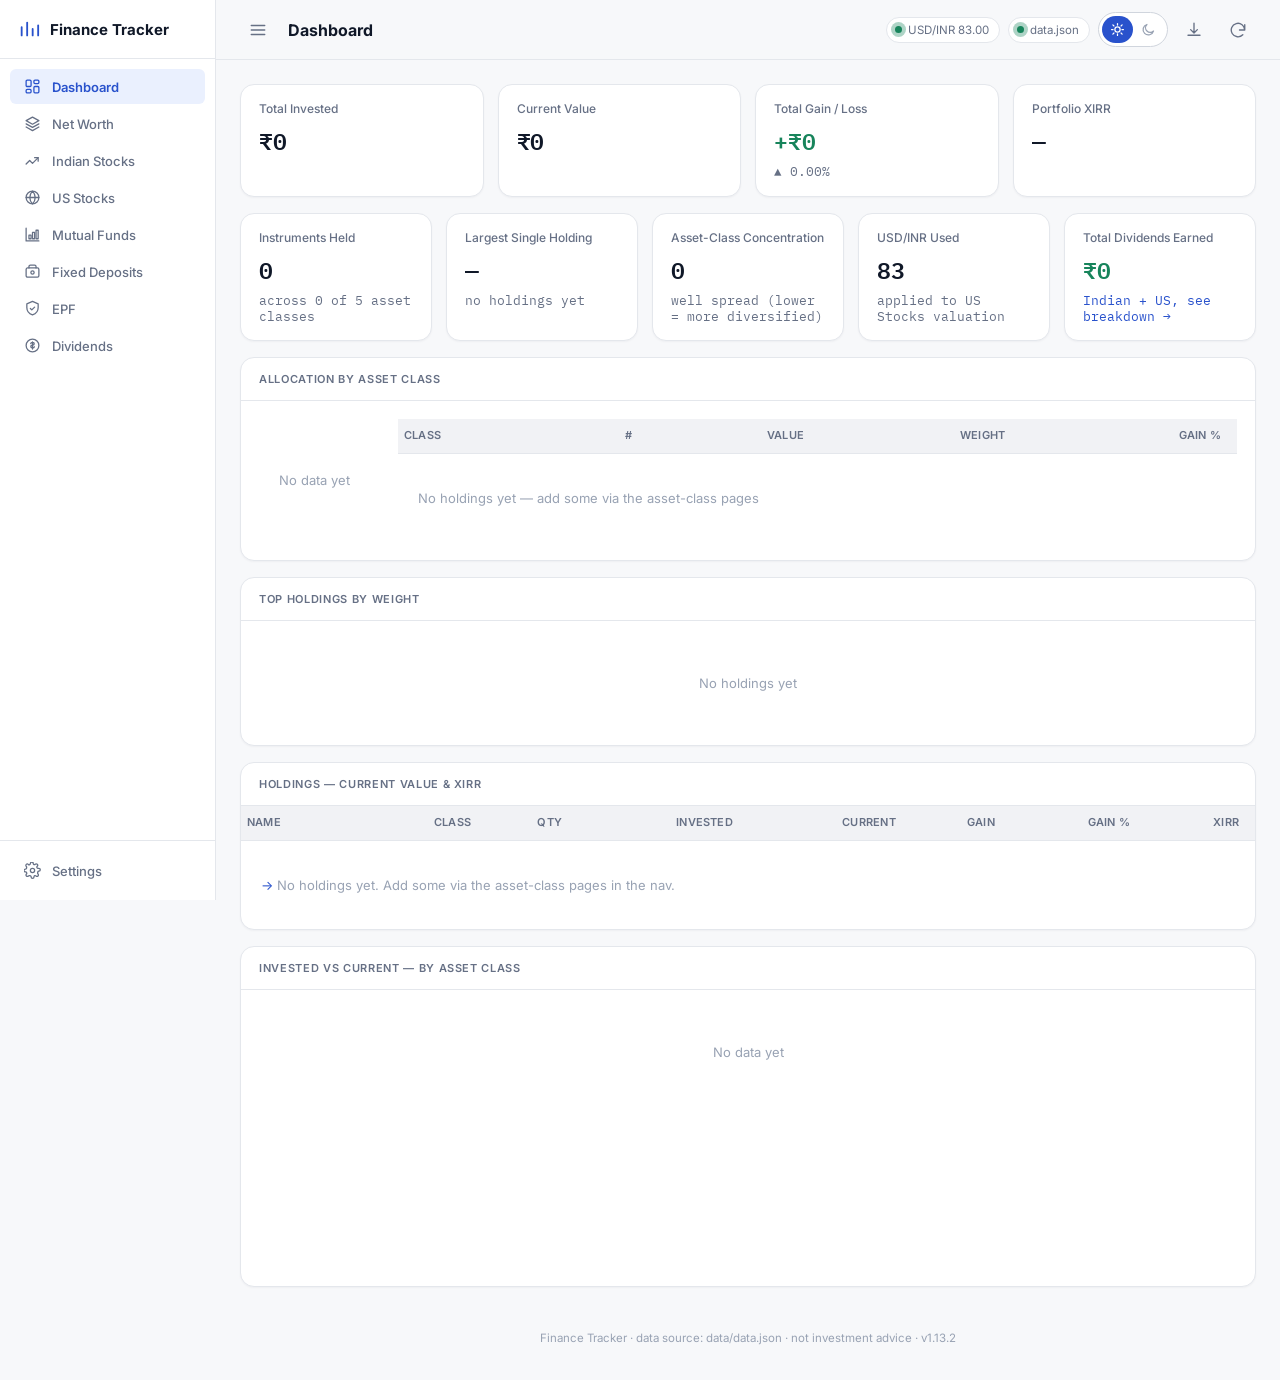
<file: index.html>
<!doctype html>
<html lang="en">
<head>
<meta charset="utf-8" />
<meta name="viewport" content="width=device-width, initial-scale=1, viewport-fit=cover" />
<title>Finance Tracker — Dashboard</title>
<meta name="theme-color" content="#0B0E14" />
<meta name="robots" content="noindex, nofollow" />
<script>
  (function() {
    var saved = localStorage.getItem('ft_theme');
    var theme = saved || (window.matchMedia('(prefers-color-scheme: dark)').matches ? 'dark' : 'light');
    document.documentElement.setAttribute('data-theme', theme);
  })();
</script>
<link rel="manifest" href="manifest.json" />
<link rel="icon" href="icons/icon-192.png" />
<link rel="preconnect" href="https://fonts.googleapis.com">
<link href="https://fonts.googleapis.com/css2?family=Inter:wght@400;500;600;700&family=IBM+Plex+Mono:wght@400;500;600&display=swap" rel="stylesheet">
<link rel="stylesheet" href="css/theme.css" />
</head>
<body>
  <div class="app-shell">
    <aside id="sidebar" class="sidebar"></aside>
    <div id="sidebarScrim" class="sidebar-scrim"></div>
    <div class="main-col">
      <div id="pageHeader" class="header"></div>
      <div class="container">

        <div class="card-grid" id="summaryCards"></div>
        <div class="card-grid" id="diversityCards"></div>

        <div class="card">
          <div class="card-head"><span class="eyebrow">Allocation by asset class</span></div>
          <div class="card-body">
            <div style="display:flex; gap:28px; flex-wrap:wrap; align-items:center;">
              <div id="donutHolder"></div>
              <div style="flex:1; min-width:260px;" id="allocTableHolder"></div>
            </div>
          </div>
        </div>

        <div class="card">
          <div class="card-head"><span class="eyebrow">Top holdings by weight</span></div>
          <div class="card-body" id="topHoldingsHolder"></div>
        </div>

        <div class="card">
          <div class="card-head"><span class="eyebrow">Holdings — current value &amp; XIRR</span></div>
          <div class="table-scroll">
            <table id="holdingsTable">
              <thead>
                <tr>
                  <th>Name</th><th>Class</th><th>Qty</th><th>Invested</th><th>Current</th>
                  <th>Gain</th><th>Gain %</th><th>XIRR</th>
                </tr>
              </thead>
              <tbody id="holdingsBody"></tbody>
            </table>
          </div>
        </div>

        <div class="card">
          <div class="card-head"><span class="eyebrow">Invested vs current — by asset class</span></div>
          <div class="card-body">
            <div class="chart-box" id="barChart"></div>
          </div>
        </div>

        <div class="footer-note">Finance Tracker · data source: data/data.json · not investment advice</div>
      </div>
    </div>
  </div>
  <nav id="bottomNav" class="bottom-nav"></nav>

  <script src="js/icons.js"></script>
  <script src="js/theme.js"></script>
  <script src="js/store.js"></script>
  <script src="js/finance.js"></script>
  <script src="js/market.js"></script>
  <script src="js/valuation.js"></script>
  <script src="js/snapshots.js"></script>
  <script src="js/charts.js"></script>
  <script src="js/app.js"></script>
  <script src="js/dashboard.js"></script>
</body>
</html>
</file>
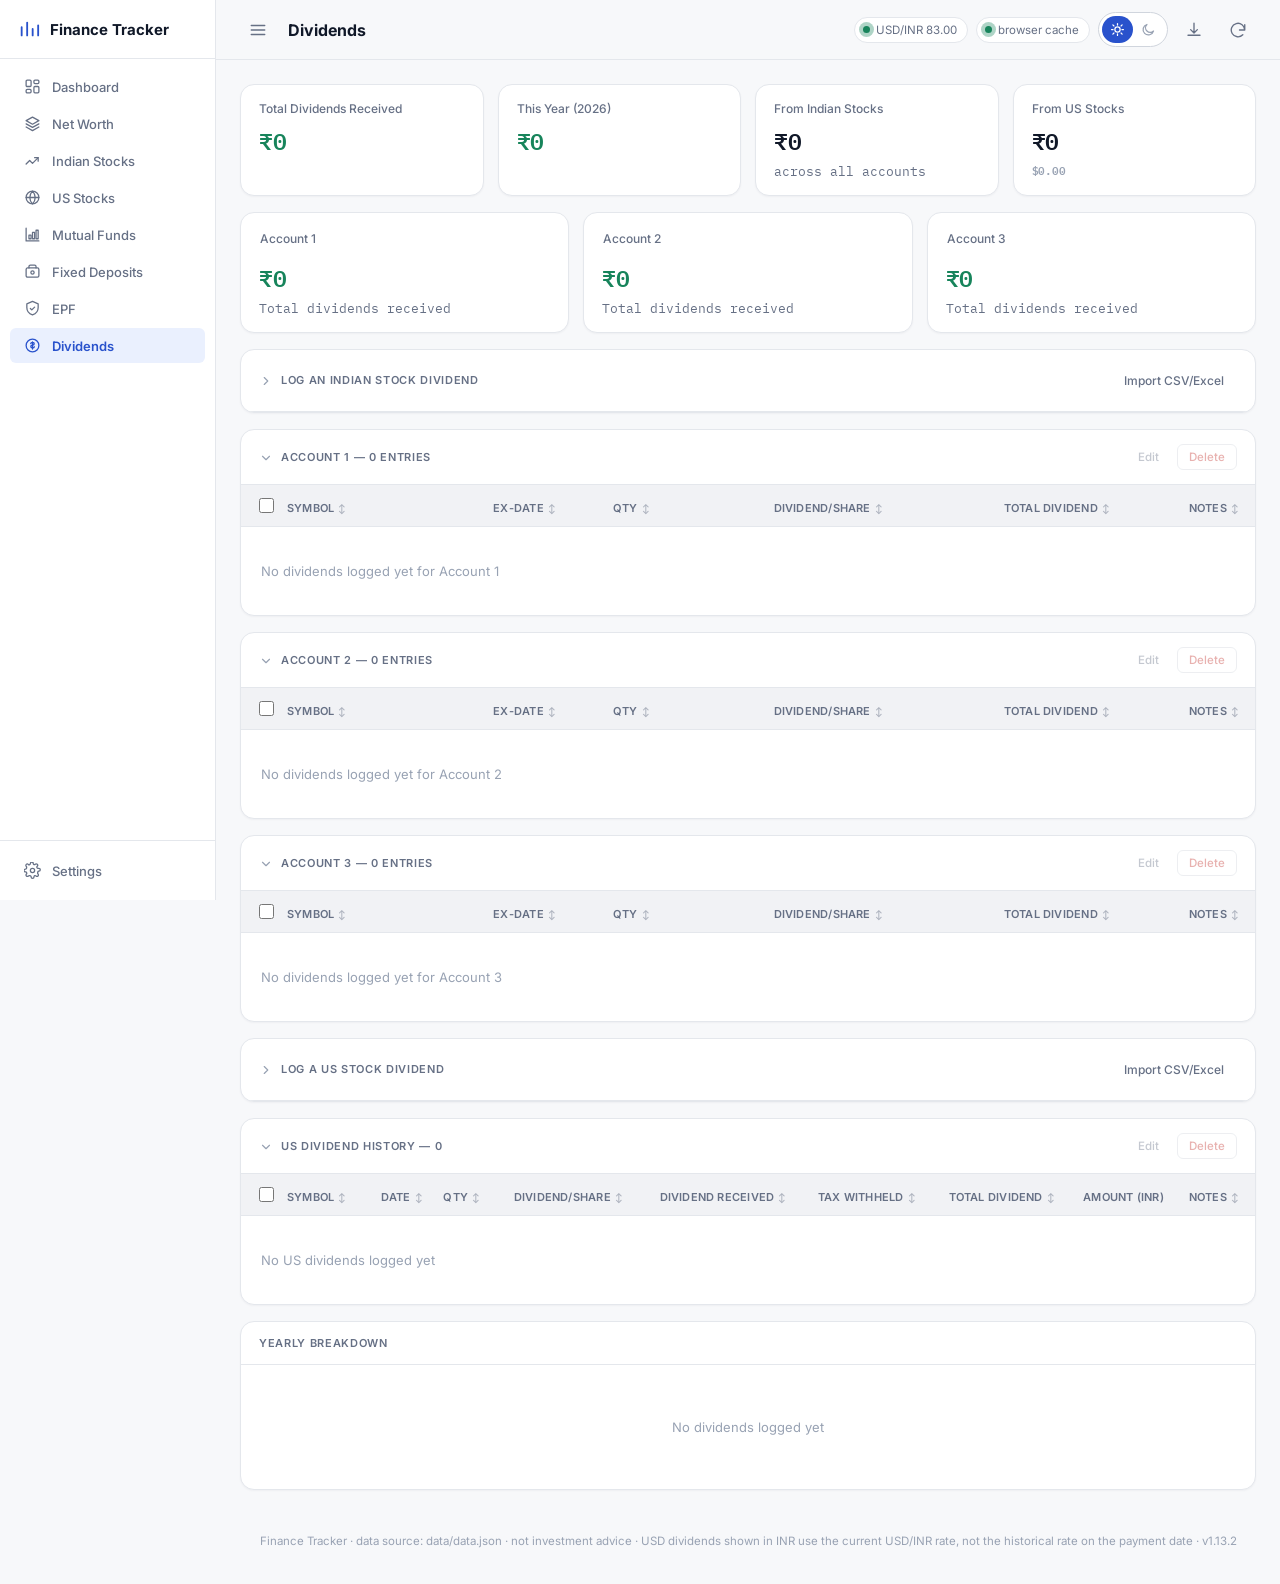
<file: dividends.html>
<!doctype html>
<html lang="en">
<head>
<meta charset="utf-8" />
<meta name="viewport" content="width=device-width, initial-scale=1, viewport-fit=cover" />
<title>Finance Tracker — Dividends</title>
<meta name="theme-color" content="#0B0E14" />
<meta name="robots" content="noindex, nofollow" />
<script>
  (function() {
    var saved = localStorage.getItem('ft_theme');
    var theme = saved || (window.matchMedia('(prefers-color-scheme: dark)').matches ? 'dark' : 'light');
    document.documentElement.setAttribute('data-theme', theme);
  })();
</script>
<link rel="manifest" href="manifest.json" />
<link rel="icon" href="icons/icon-192.png" />
<link rel="preconnect" href="https://fonts.googleapis.com">
<link href="https://fonts.googleapis.com/css2?family=Inter:wght@400;500;600;700&family=IBM+Plex+Mono:wght@400;500;600&display=swap" rel="stylesheet">
<link rel="stylesheet" href="css/theme.css" />
</head>
<body>
  <div class="app-shell">
    <aside id="sidebar" class="sidebar"></aside>
    <div id="sidebarScrim" class="sidebar-scrim"></div>
    <div class="main-col">
      <div id="pageHeader" class="header"></div>
      <div class="container">

        <div class="card-grid" id="summaryCards"></div>
        <div class="card-grid" id="accountCards"></div>

        <div class="card" id="indianAddFrame">
          <div class="card-head collapsible">
            <span class="eyebrow"><span class="collapse-chevron"></span>Log an Indian stock dividend</span>
            <button class="ghost" id="importIndianDivBtn" style="font-size:12px;">Import CSV/Excel</button>
          </div>
          <div class="card-body collapsible-body">
            <div class="form-grid">
              <div class="form-field"><label>Symbol</label><input id="inDivSymbol" placeholder="e.g. RELIANCE" /></div>
              <div class="form-field"><label>Ex-Date</label><input id="inDivDate" type="date" /></div>
              <div class="form-field"><label>Qty (optional)</label><input id="inDivQty" type="number" step="any" placeholder="shares held" /></div>
              <div class="form-field"><label>Dividend/Share (₹, optional)</label><input id="inDivPerShare" type="number" step="any" /></div>
              <div class="form-field"><label>Total Dividend (₹)</label><input id="inDivAmount" type="number" step="any" /></div>
              <div class="form-field"><label>Account</label><select id="inDivAccount"></select></div>
              <div class="form-field"><label>Notes (optional)</label><input id="inDivNotes" placeholder="e.g. interim dividend" /></div>
              <div class="form-field"><button id="addInDivBtn" class="primary">+ Add</button></div>
            </div>
            <p style="color:var(--text-faint); font-size:11px; margin-top:10px;">Fill Qty and Dividend/Share and the Total will auto-calculate — still editable if it doesn't match your actual credit.</p>
          </div>
        </div>

        <div id="indianAccountTables"></div>

        <div class="card" id="usAddFrame">
          <div class="card-head collapsible">
            <span class="eyebrow"><span class="collapse-chevron"></span>Log a US stock dividend</span>
            <button class="ghost" id="importUsDivBtn" style="font-size:12px;">Import CSV/Excel</button>
          </div>
          <div class="card-body collapsible-body">
            <div class="form-grid">
              <div class="form-field"><label>Symbol</label><input id="usDivSymbol" placeholder="e.g. AAPL" /></div>
              <div class="form-field"><label>Ex-Date</label><input id="usDivDate" type="date" /></div>
              <div class="form-field"><label>Qty (optional)</label><input id="usDivQty" type="number" step="any" placeholder="shares held" /></div>
              <div class="form-field"><label>Dividend/Share ($, optional)</label><input id="usDivPerShare" type="number" step="any" /></div>
              <div class="form-field"><label>Dividend Received ($)</label><input id="usDivReceived" type="number" step="any" /></div>
              <div class="form-field"><label>Tax Withheld ($)</label><input id="usDivTax" type="number" step="any" value="0" /></div>
              <div class="form-field"><label>Total Dividend ($)</label><input id="usDivAmount" type="number" step="any" /></div>
              <div class="form-field"><label>Notes (optional)</label><input id="usDivNotes" placeholder="e.g. quarterly dividend" /></div>
              <div class="form-field"><button id="addUsDivBtn" class="primary">+ Add</button></div>
            </div>
            <p style="color:var(--text-faint); font-size:11px; margin-top:10px;">Dividend Received auto-fills from Qty × Dividend/Share; Total Dividend auto-fills as Received minus Tax Withheld (US brokers typically withhold 25% for NRIs under the US–India tax treaty). Both stay editable if your actual figures differ.</p>
          </div>
        </div>

        <div class="card" id="usTableFrame"></div>

        <div class="card">
          <div class="card-head"><span class="eyebrow">Yearly breakdown</span></div>
          <div class="card-body" id="yearlyHolder"></div>
        </div>

        <div class="footer-note">Finance Tracker · data source: data/data.json · not investment advice · USD dividends shown in INR use the current USD/INR rate, not the historical rate on the payment date</div>
      </div>
    </div>
  </div>
  <nav id="bottomNav" class="bottom-nav"></nav>

  <script src="js/icons.js"></script>
  <script src="js/theme.js"></script>
  <script src="js/store.js"></script>
  <script src="js/finance.js"></script>
  <script src="js/market.js"></script>
  <script src="js/valuation.js"></script>
  <script src="js/snapshots.js"></script>
  <script src="js/charts.js"></script>
  <script src="js/app.js"></script>
  <script src="js/importer.js"></script>
  <script src="js/dividends.js"></script>
</body>
</html>
</file>
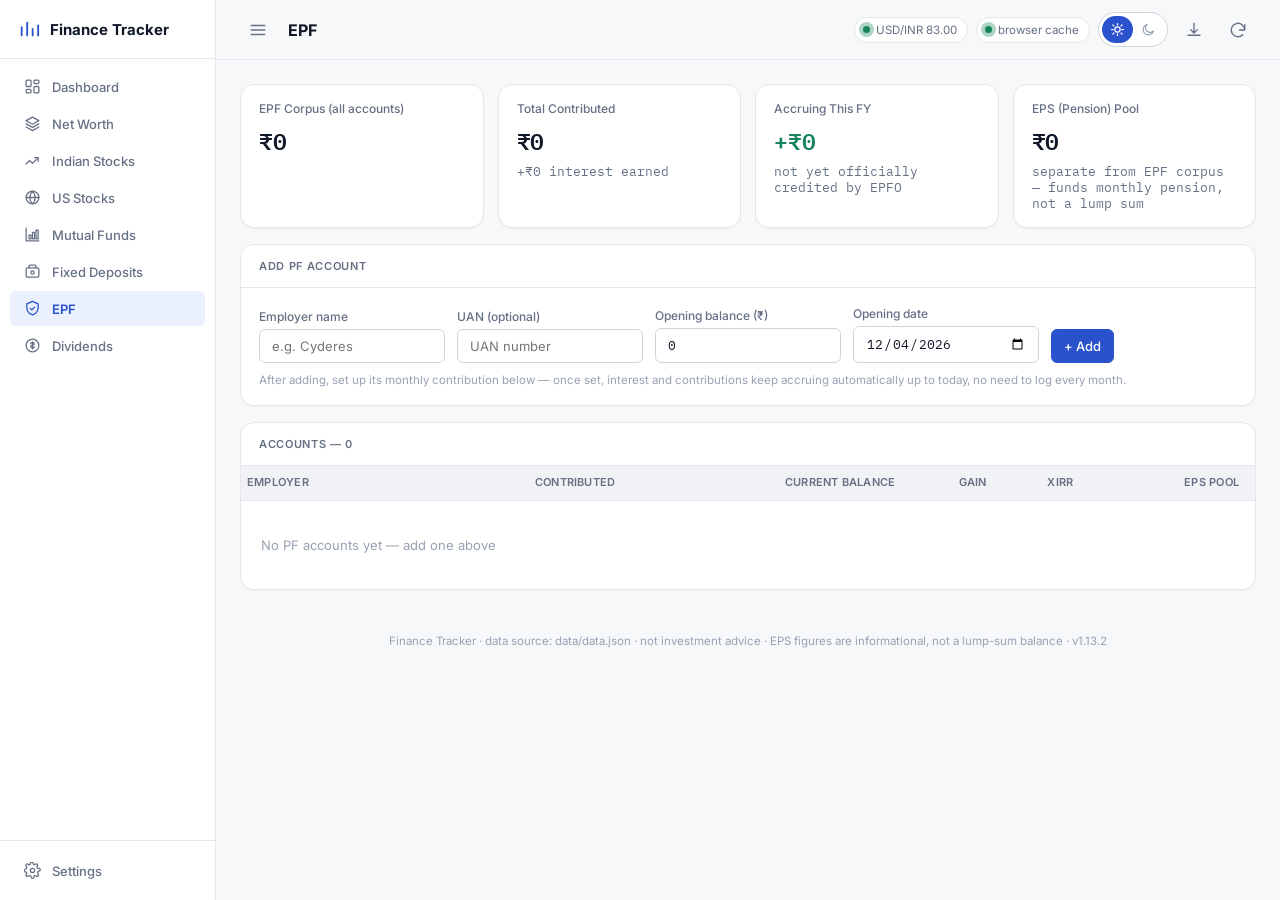
<file: epf.html>
<!doctype html>
<html lang="en">
<head>
<meta charset="utf-8" />
<meta name="viewport" content="width=device-width, initial-scale=1, viewport-fit=cover" />
<title>Finance Tracker — EPF</title>
<meta name="theme-color" content="#0B0E14" />
<meta name="robots" content="noindex, nofollow" />
<script>
  (function() {
    var saved = localStorage.getItem('ft_theme');
    var theme = saved || (window.matchMedia('(prefers-color-scheme: dark)').matches ? 'dark' : 'light');
    document.documentElement.setAttribute('data-theme', theme);
  })();
</script>
<link rel="manifest" href="manifest.json" />
<link rel="icon" href="icons/icon-192.png" />
<link rel="preconnect" href="https://fonts.googleapis.com">
<link href="https://fonts.googleapis.com/css2?family=Inter:wght@400;500;600;700&family=IBM+Plex+Mono:wght@400;500;600&display=swap" rel="stylesheet">
<link rel="stylesheet" href="css/theme.css" />
</head>
<body>
  <div class="app-shell">
    <aside id="sidebar" class="sidebar"></aside>
    <div id="sidebarScrim" class="sidebar-scrim"></div>
    <div class="main-col">
      <div id="pageHeader" class="header"></div>
      <div class="container">

        <div class="card-grid" id="summaryCards"></div>

        <div class="card" id="addFrame">
          <div class="card-head"><span class="eyebrow">Add PF account</span></div>
          <div class="card-body">
            <div class="form-grid">
              <div class="form-field"><label>Employer name</label><input id="epfEmployer" placeholder="e.g. Cyderes" /></div>
              <div class="form-field"><label>UAN (optional)</label><input id="epfUan" placeholder="UAN number" /></div>
              <div class="form-field"><label>Opening balance (₹)</label><input id="epfOpening" type="number" step="any" value="0" /></div>
              <div class="form-field"><label>Opening date</label><input id="epfOpenDate" type="date" /></div>
              <div class="form-field"><button id="addEpfBtn" class="primary">+ Add</button></div>
            </div>
            <p style="color:var(--text-faint); font-size:11.5px; margin:10px 0 0;">After adding, set up its monthly contribution below — once set, interest and contributions keep accruing automatically up to today, no need to log every month.</p>
          </div>
        </div>

        <div class="card" id="summaryTableFrame"></div>

        <div id="accountsHolder"></div>

        <div class="footer-note">Finance Tracker · data source: data/data.json · not investment advice · EPS figures are informational, not a lump-sum balance</div>
      </div>
    </div>
  </div>
  <nav id="bottomNav" class="bottom-nav"></nav>

  <script src="js/icons.js"></script>
  <script src="js/theme.js"></script>
  <script src="js/store.js"></script>
  <script src="js/finance.js"></script>
  <script src="js/market.js"></script>
  <script src="js/valuation.js"></script>
  <script src="js/snapshots.js"></script>
  <script src="js/charts.js"></script>
  <script src="js/app.js"></script>
  <script src="js/epf.js"></script>
</body>
</html>
</file>
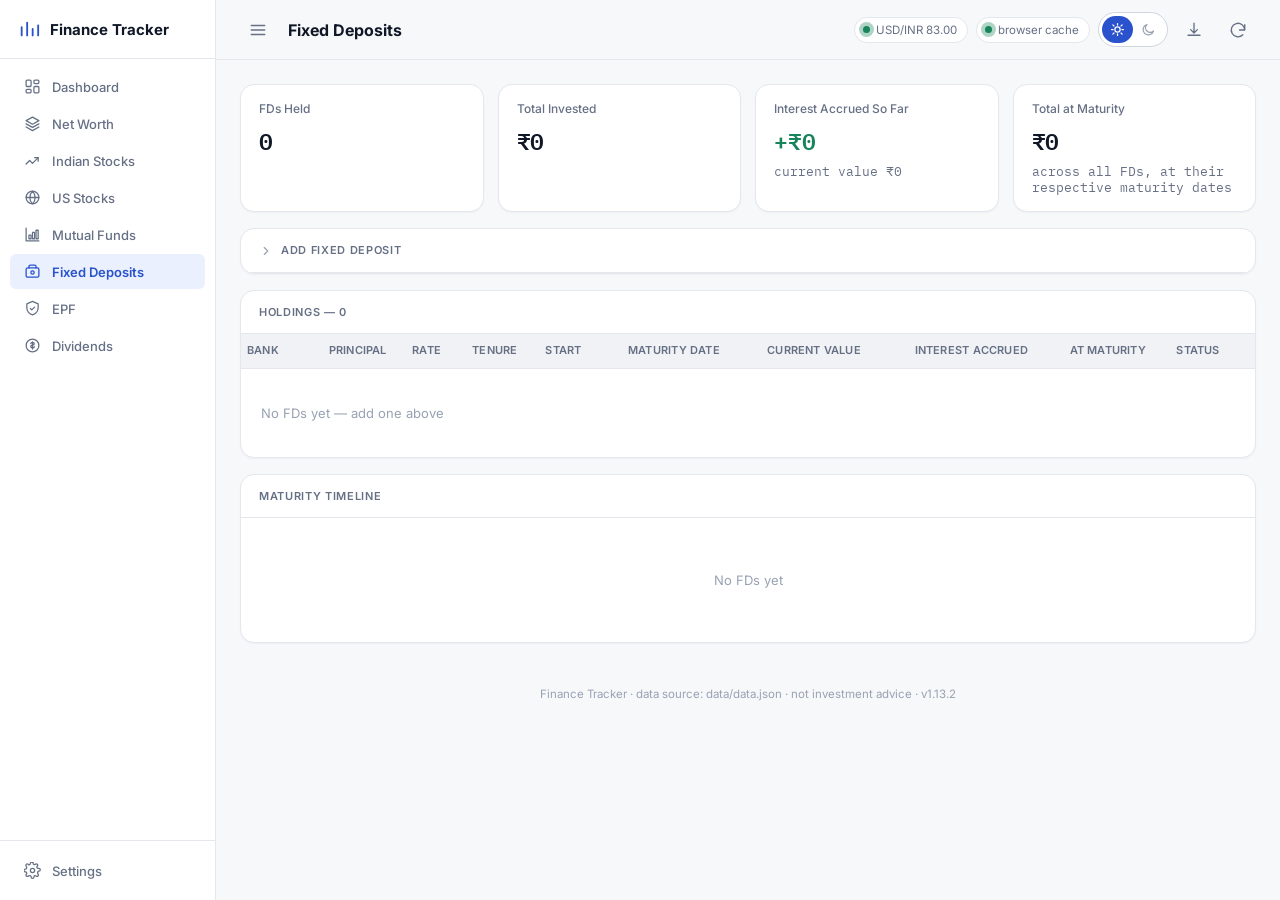
<file: fixed-deposits.html>
<!doctype html>
<html lang="en">
<head>
<meta charset="utf-8" />
<meta name="viewport" content="width=device-width, initial-scale=1, viewport-fit=cover" />
<title>Finance Tracker — Fixed Deposits</title>
<meta name="theme-color" content="#0B0E14" />
<meta name="robots" content="noindex, nofollow" />
<script>
  (function() {
    var saved = localStorage.getItem('ft_theme');
    var theme = saved || (window.matchMedia('(prefers-color-scheme: dark)').matches ? 'dark' : 'light');
    document.documentElement.setAttribute('data-theme', theme);
  })();
</script>
<link rel="manifest" href="manifest.json" />
<link rel="icon" href="icons/icon-192.png" />
<link rel="preconnect" href="https://fonts.googleapis.com">
<link href="https://fonts.googleapis.com/css2?family=Inter:wght@400;500;600;700&family=IBM+Plex+Mono:wght@400;500;600&display=swap" rel="stylesheet">
<link rel="stylesheet" href="css/theme.css" />
</head>
<body>
  <div class="app-shell">
    <aside id="sidebar" class="sidebar"></aside>
    <div id="sidebarScrim" class="sidebar-scrim"></div>
    <div class="main-col">
      <div id="pageHeader" class="header"></div>
      <div class="container">

        <div class="card-grid" id="summaryCards"></div>

        <div class="card" id="addFrame">
          <div class="card-head collapsible"><span class="eyebrow"><span class="collapse-chevron"></span>Add fixed deposit</span></div>
          <div class="card-body collapsible-body">
            <div class="form-grid">
              <div class="form-field"><label>Bank / issuer</label><input id="fdBank" placeholder="e.g. HDFC Bank" /></div>
              <div class="form-field"><label>Principal (₹)</label><input id="fdPrincipal" type="number" step="any" /></div>
              <div class="form-field"><label>Rate % p.a.</label><input id="fdRate" type="number" step="any" /></div>
              <div class="form-field"><label>Start date</label><input id="fdStart" type="date" /></div>
              <div class="form-field">
                <label>Tenure</label>
                <div class="input-group">
                  <input id="fdTenureValue" type="number" step="1" placeholder="e.g. 555" />
                  <select id="fdTenureUnit">
                    <option value="months">Months</option>
                    <option value="days">Days</option>
                  </select>
                </div>
              </div>
              <div class="form-field"><label>Compounding</label>
                <select id="fdComp">
                  <option value="quarterly">Quarterly</option>
                  <option value="monthly">Monthly</option>
                  <option value="yearly">Yearly</option>
                </select>
              </div>
              <div class="form-field"><button id="addFdBtn" class="primary">+ Add</button></div>
            </div>
          </div>
        </div>

        <div class="card" id="tableFrame"></div>

        <div class="card">
          <div class="card-head"><span class="eyebrow">Maturity timeline</span></div>
          <div class="card-body" id="timelineHolder"></div>
        </div>

        <div class="footer-note">Finance Tracker · data source: data/data.json · not investment advice</div>
      </div>
    </div>
  </div>
  <nav id="bottomNav" class="bottom-nav"></nav>

  <script src="js/icons.js"></script>
  <script src="js/theme.js"></script>
  <script src="js/store.js"></script>
  <script src="js/finance.js"></script>
  <script src="js/market.js"></script>
  <script src="js/valuation.js"></script>
  <script src="js/snapshots.js"></script>
  <script src="js/charts.js"></script>
  <script src="js/app.js"></script>
  <script src="js/fixeddeposits.js"></script>
</body>
</html>
</file>
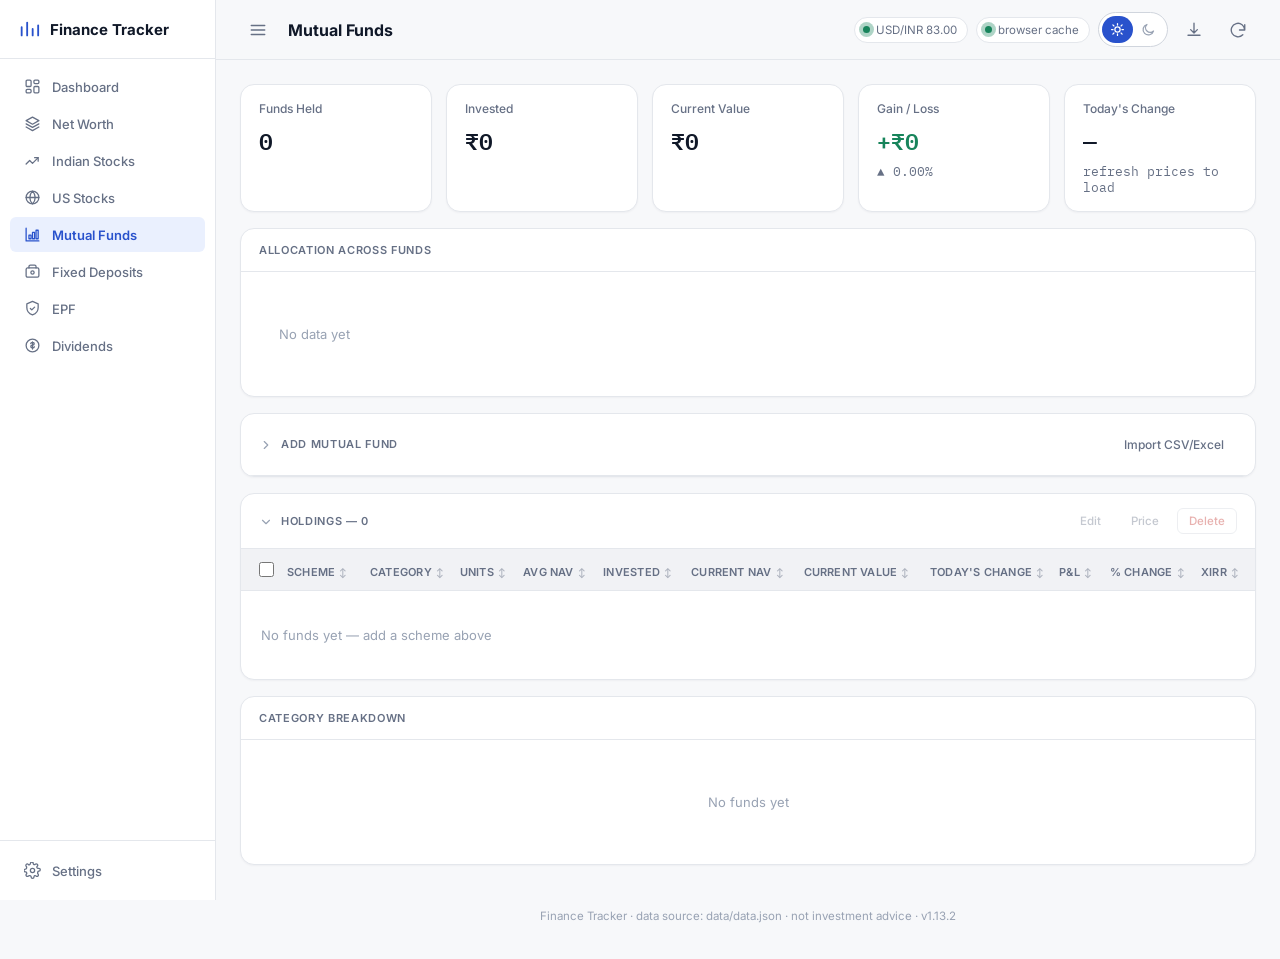
<file: mutual-funds.html>
<!doctype html>
<html lang="en">
<head>
<meta charset="utf-8" />
<meta name="viewport" content="width=device-width, initial-scale=1, viewport-fit=cover" />
<title>Finance Tracker — Mutual Funds</title>
<meta name="theme-color" content="#0B0E14" />
<meta name="robots" content="noindex, nofollow" />
<script>
  (function() {
    var saved = localStorage.getItem('ft_theme');
    var theme = saved || (window.matchMedia('(prefers-color-scheme: dark)').matches ? 'dark' : 'light');
    document.documentElement.setAttribute('data-theme', theme);
  })();
</script>
<link rel="manifest" href="manifest.json" />
<link rel="icon" href="icons/icon-192.png" />
<link rel="preconnect" href="https://fonts.googleapis.com">
<link href="https://fonts.googleapis.com/css2?family=Inter:wght@400;500;600;700&family=IBM+Plex+Mono:wght@400;500;600&display=swap" rel="stylesheet">
<link rel="stylesheet" href="css/theme.css" />
</head>
<body>
  <div class="app-shell">
    <aside id="sidebar" class="sidebar"></aside>
    <div id="sidebarScrim" class="sidebar-scrim"></div>
    <div class="main-col">
      <div id="pageHeader" class="header"></div>
      <div class="container">

        <div class="card-grid" id="summaryCards"></div>

        <div class="card">
          <div class="card-head"><span class="eyebrow">Allocation across funds</span></div>
          <div class="card-body" style="display:flex; gap:24px; flex-wrap:wrap; align-items:center;">
            <div id="allocHolder"></div>
            <div id="allocLegend" style="flex:1; min-width:200px;"></div>
          </div>
        </div>

        <div class="card" id="addFrame">
          <div class="card-head collapsible">
            <span class="eyebrow"><span class="collapse-chevron"></span>Add mutual fund</span>
            <button class="ghost" id="importMfBtn" style="font-size:12px;">Import CSV/Excel</button>
          </div>
          <div class="card-body collapsible-body">
            <div class="inline-form">
              <div class="form-field"><label>AMFI scheme code</label><input id="newCode" placeholder="e.g. 120503" /></div>
              <div class="form-field"><label>Scheme name</label><input id="newMfName" placeholder="e.g. Axis Bluechip Fund - Direct Growth" /></div>
              <div class="form-field"><label>Category (optional)</label>
                <select id="newCategory">
                  <option value="">—</option>
                  <option>Large Cap</option><option>Mid Cap</option><option>Small Cap</option>
                  <option>Flexi/Multi Cap</option><option>Index/ETF</option><option>Debt</option>
                  <option>Hybrid</option><option>ELSS</option><option>International</option>
                </select>
              </div>
              <div class="form-field"><label>Folio # (optional)</label><input id="newFolio" placeholder="folio no." /></div>
              <div class="form-field" style="flex:0;"><button id="addMfBtn" class="primary">+ Add</button></div>
            </div>
            <p style="color:var(--text-faint); font-size:11.5px; margin:10px 0 0;">Find the scheme code on the AMFI website or your CAS statement — the live NAV lookup matches on this code exactly.</p>
          </div>
        </div>

        <div class="card" id="tableFrame"></div>

        <div class="card">
          <div class="card-head"><span class="eyebrow">Category breakdown</span></div>
          <div class="card-body" id="categoryHolder"></div>
        </div>

        <div class="footer-note">Finance Tracker · data source: data/data.json · not investment advice</div>
      </div>
    </div>
  </div>
  <nav id="bottomNav" class="bottom-nav"></nav>

  <script src="js/icons.js"></script>
  <script src="js/theme.js"></script>
  <script src="js/store.js"></script>
  <script src="js/finance.js"></script>
  <script src="js/market.js"></script>
  <script src="js/valuation.js"></script>
  <script src="js/snapshots.js"></script>
  <script src="js/charts.js"></script>
  <script src="js/app.js"></script>
  <script src="js/importer.js"></script>
  <script src="js/mutualfunds.js"></script>
</body>
</html>
</file>
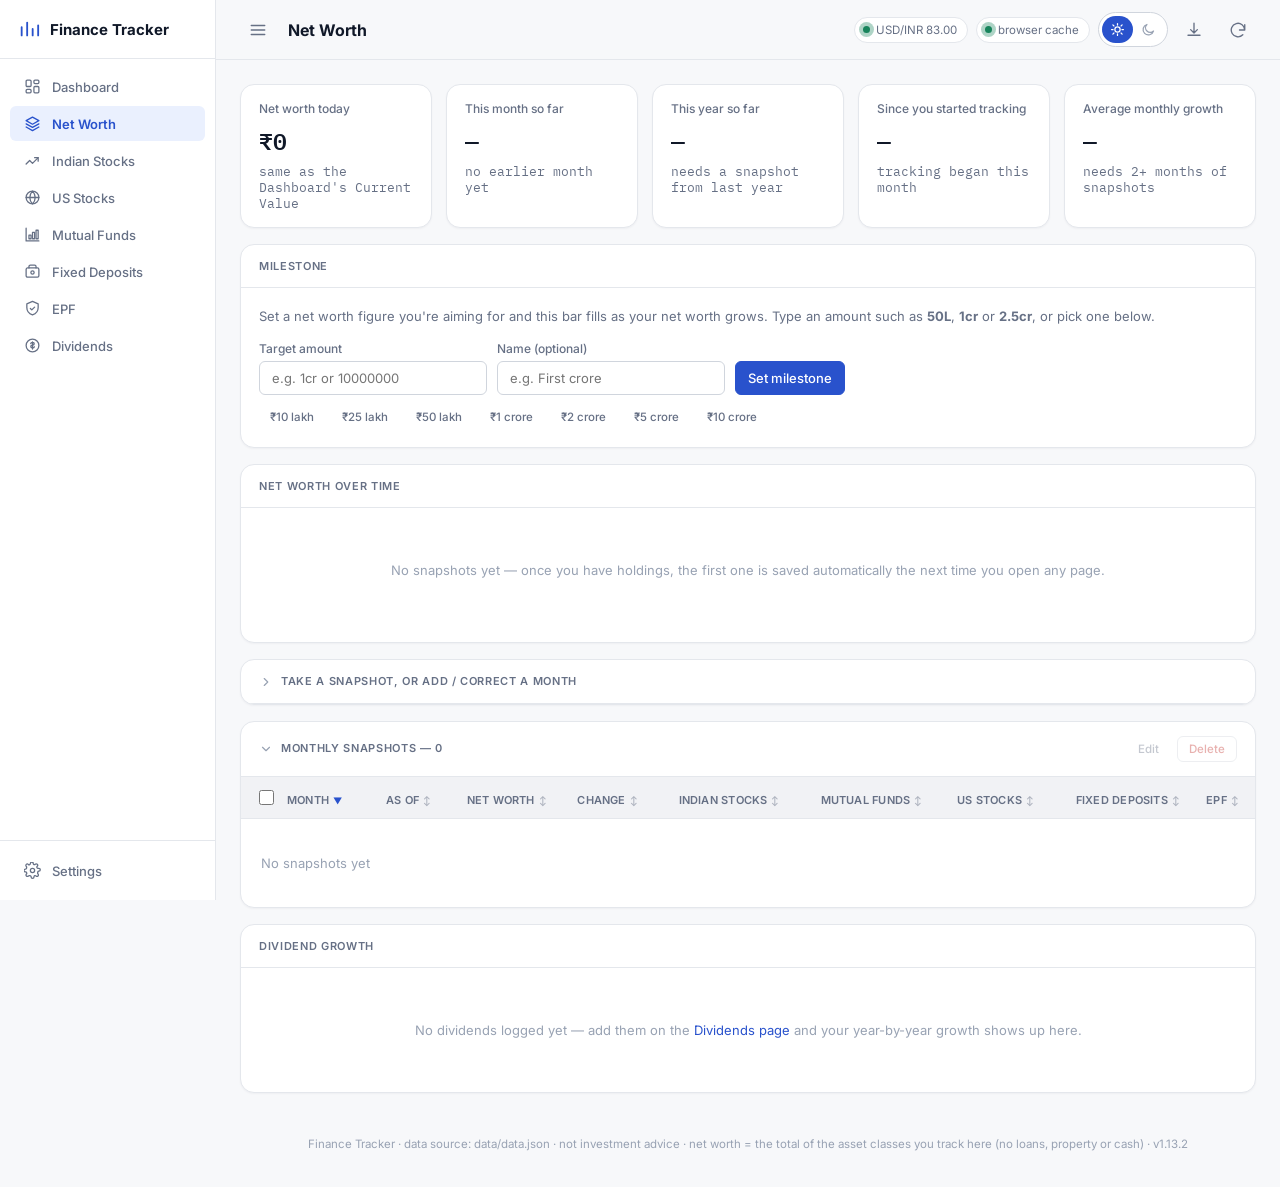
<file: networth.html>
<!doctype html>
<html lang="en">
<head>
<meta charset="utf-8" />
<meta name="viewport" content="width=device-width, initial-scale=1, viewport-fit=cover" />
<title>Finance Tracker — Net Worth</title>
<meta name="theme-color" content="#0B0E14" />
<meta name="robots" content="noindex, nofollow" />
<script>
  (function() {
    var saved = localStorage.getItem('ft_theme');
    var theme = saved || (window.matchMedia('(prefers-color-scheme: dark)').matches ? 'dark' : 'light');
    document.documentElement.setAttribute('data-theme', theme);
  })();
</script>
<link rel="manifest" href="manifest.json" />
<link rel="icon" href="icons/icon-192.png" />
<link rel="preconnect" href="https://fonts.googleapis.com">
<link href="https://fonts.googleapis.com/css2?family=Inter:wght@400;500;600;700&family=IBM+Plex+Mono:wght@400;500;600&display=swap" rel="stylesheet">
<link rel="stylesheet" href="css/theme.css" />
</head>
<body>
  <div class="app-shell">
    <aside id="sidebar" class="sidebar"></aside>
    <div id="sidebarScrim" class="sidebar-scrim"></div>
    <div class="main-col">
      <div id="pageHeader" class="header"></div>
      <div class="container">

        <div class="card-grid" id="summaryCards"></div>

        <div class="card" id="goalFrame"></div>

        <div class="card" id="timelineFrame"></div>

        <div class="card" id="snapAddFrame"></div>
        <div class="card" id="snapTableFrame"></div>

        <div class="card" id="divJourneyFrame"></div>

        <div class="footer-note">Finance Tracker · data source: data/data.json · not investment advice · net worth = the total of the asset classes you track here (no loans, property or cash)</div>
      </div>
    </div>
  </div>
  <nav id="bottomNav" class="bottom-nav"></nav>

  <script src="js/icons.js"></script>
  <script src="js/theme.js"></script>
  <script src="js/store.js"></script>
  <script src="js/finance.js"></script>
  <script src="js/market.js"></script>
  <script src="js/valuation.js"></script>
  <script src="js/snapshots.js"></script>
  <script src="js/charts.js"></script>
  <script src="js/app.js"></script>
  <script src="js/networth.js"></script>
</body>
</html>
</file>
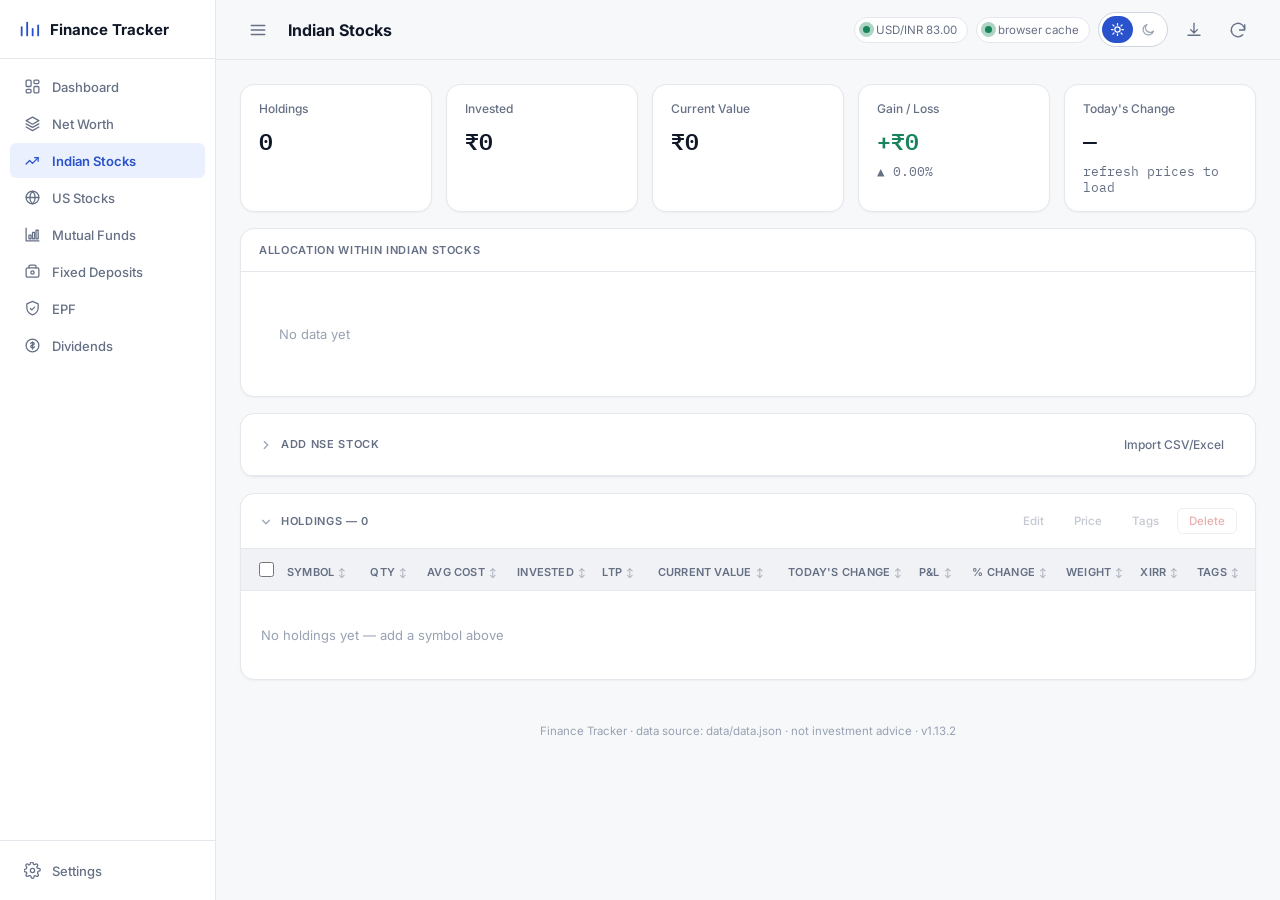
<file: stocks-ind.html>
<!doctype html>
<html lang="en">
<head>
<meta charset="utf-8" />
<meta name="viewport" content="width=device-width, initial-scale=1, viewport-fit=cover" />
<title>Finance Tracker — Indian Stocks</title>
<meta name="theme-color" content="#0B0E14" />
<meta name="robots" content="noindex, nofollow" />
<script>
  (function() {
    var saved = localStorage.getItem('ft_theme');
    var theme = saved || (window.matchMedia('(prefers-color-scheme: dark)').matches ? 'dark' : 'light');
    document.documentElement.setAttribute('data-theme', theme);
  })();
</script>
<link rel="manifest" href="manifest.json" />
<link rel="icon" href="icons/icon-192.png" />
<link rel="preconnect" href="https://fonts.googleapis.com">
<link href="https://fonts.googleapis.com/css2?family=Inter:wght@400;500;600;700&family=IBM+Plex+Mono:wght@400;500;600&display=swap" rel="stylesheet">
<link rel="stylesheet" href="css/theme.css" />
</head>
<body>
  <div class="app-shell">
    <aside id="sidebar" class="sidebar"></aside>
    <div id="sidebarScrim" class="sidebar-scrim"></div>
    <div class="main-col">
      <div id="pageHeader" class="header"></div>
      <div class="container">

        <div class="card-grid" id="summaryCards"></div>

        <div class="card">
          <div class="card-head"><span class="eyebrow">Allocation within Indian Stocks</span></div>
          <div class="card-body" style="display:flex; gap:24px; flex-wrap:wrap; align-items:center;">
            <div id="allocHolder"></div>
            <div id="allocLegend" style="flex:1; min-width:200px;"></div>
          </div>
        </div>

        <div class="card" id="addFrame"></div>
        <div class="card" id="tableFrame"></div>

        <div class="footer-note">Finance Tracker · data source: data/data.json · not investment advice</div>
      </div>
    </div>
  </div>
  <nav id="bottomNav" class="bottom-nav"></nav>

  <script src="js/icons.js"></script>
  <script src="js/theme.js"></script>
  <script src="js/store.js"></script>
  <script src="js/finance.js"></script>
  <script src="js/market.js"></script>
  <script src="js/valuation.js"></script>
  <script src="js/snapshots.js"></script>
  <script src="js/charts.js"></script>
  <script src="js/app.js"></script>
  <script src="js/importer.js"></script>
  <script src="js/stocklike.js"></script>
  <script>
    (async () => {
      await Store.init();
      renderShell('stocks-ind.html', 'Indian Stocks');
      renderStockLikePage('IN_STOCK');
    })();
    window.addEventListener('ft-store-updated', () => renderStockLikePage('IN_STOCK'));
    window.addEventListener('ft-prices-updated', () => renderStockLikePage('IN_STOCK'));
    window.addEventListener('ft-theme-changed', () => renderStockLikePage('IN_STOCK'));
  </script>
</body>
</html>
</file>
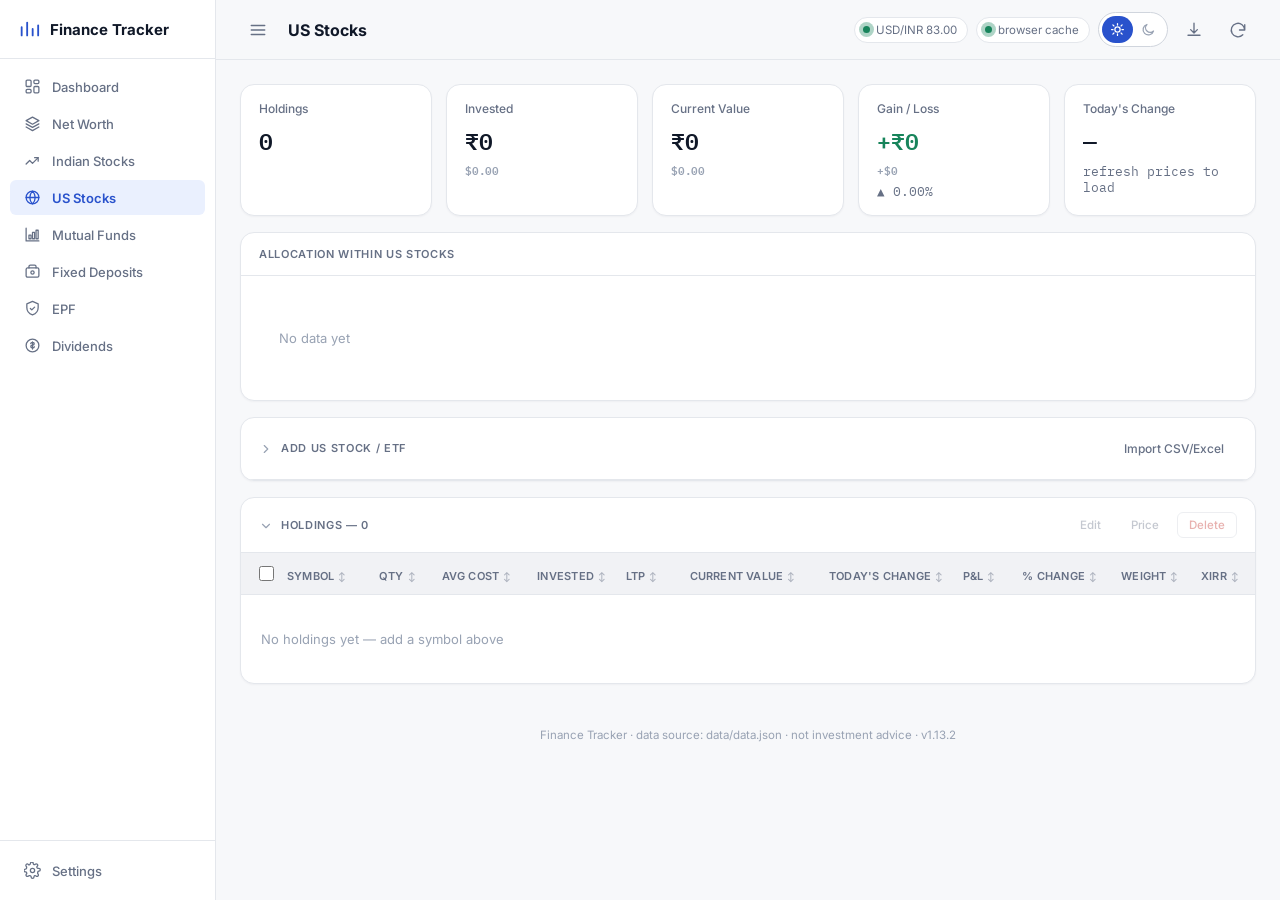
<file: stocks-us.html>
<!doctype html>
<html lang="en">
<head>
<meta charset="utf-8" />
<meta name="viewport" content="width=device-width, initial-scale=1, viewport-fit=cover" />
<title>Finance Tracker — US Stocks</title>
<meta name="theme-color" content="#0B0E14" />
<meta name="robots" content="noindex, nofollow" />
<script>
  (function() {
    var saved = localStorage.getItem('ft_theme');
    var theme = saved || (window.matchMedia('(prefers-color-scheme: dark)').matches ? 'dark' : 'light');
    document.documentElement.setAttribute('data-theme', theme);
  })();
</script>
<link rel="manifest" href="manifest.json" />
<link rel="icon" href="icons/icon-192.png" />
<link rel="preconnect" href="https://fonts.googleapis.com">
<link href="https://fonts.googleapis.com/css2?family=Inter:wght@400;500;600;700&family=IBM+Plex+Mono:wght@400;500;600&display=swap" rel="stylesheet">
<link rel="stylesheet" href="css/theme.css" />
</head>
<body>
  <div class="app-shell">
    <aside id="sidebar" class="sidebar"></aside>
    <div id="sidebarScrim" class="sidebar-scrim"></div>
    <div class="main-col">
      <div id="pageHeader" class="header"></div>
      <div class="container">

        <div class="card-grid" id="summaryCards"></div>

        <div class="card">
          <div class="card-head"><span class="eyebrow">Allocation within US Stocks</span></div>
          <div class="card-body" style="display:flex; gap:24px; flex-wrap:wrap; align-items:center;">
            <div id="allocHolder"></div>
            <div id="allocLegend" style="flex:1; min-width:200px;"></div>
          </div>
        </div>

        <div class="card" id="addFrame"></div>
        <div class="card" id="tableFrame"></div>

        <div class="footer-note">Finance Tracker · data source: data/data.json · not investment advice</div>
      </div>
    </div>
  </div>
  <nav id="bottomNav" class="bottom-nav"></nav>

  <script src="js/icons.js"></script>
  <script src="js/theme.js"></script>
  <script src="js/store.js"></script>
  <script src="js/finance.js"></script>
  <script src="js/market.js"></script>
  <script src="js/valuation.js"></script>
  <script src="js/snapshots.js"></script>
  <script src="js/charts.js"></script>
  <script src="js/app.js"></script>
  <script src="js/importer.js"></script>
  <script src="js/stocklike.js"></script>
  <script>
    (async () => {
      await Store.init();
      renderShell('stocks-us.html', 'US Stocks');
      renderStockLikePage('US_STOCK');
    })();
    window.addEventListener('ft-store-updated', () => renderStockLikePage('US_STOCK'));
    window.addEventListener('ft-prices-updated', () => renderStockLikePage('US_STOCK'));
    window.addEventListener('ft-theme-changed', () => renderStockLikePage('US_STOCK'));
  </script>
</body>
</html>
</file>
<file: css/theme.css>
/* ============================================================
   theme.css — Finance Tracker design system
   Light + dark themes via [data-theme] on <html>.
   Inter (UI/body) + IBM Plex Mono (tabular numerals, tickers only).
   ============================================================ */

:root {
  --font-ui: 'Inter', -apple-system, BlinkMacSystemFont, 'Segoe UI', sans-serif;
  --font-mono: 'IBM Plex Mono', 'SFMono-Regular', Consolas, monospace;
  --radius-sm: 6px;
  --radius: 10px;
  --radius-lg: 14px;
  --sidebar-w: 216px;
  --header-h: 60px;
}

/* ---------------- Light theme (default) ---------------- */
:root, [data-theme="light"] {
  --bg: #F7F8FA;
  --surface: #FFFFFF;
  --surface-raised: #FFFFFF;
  --surface-sunken: #F1F2F5;
  --border: #E4E7EC;
  --border-strong: #D0D5DD;
  --text: #101828;
  --text-muted: #667085;
  --text-faint: #98A2B3;
  --accent: #2952CC;
  --accent-hover: #1F3FA3;
  --accent-tint: #EAF0FE;
  --accent-text-on: #FFFFFF;
  --gain: #17845B;
  --gain-tint: #E7F6EF;
  --loss: #C4342F;
  --loss-tint: #FCEAEA;
  --warn: #B7791F;
  --warn-tint: #FBF3E4;
  --shadow-card: 0 1px 2px rgba(16,24,40,0.04);
  --shadow-modal: 0 12px 40px rgba(16,24,40,0.18);
  --scrollbar: #D0D5DD;
}

/* ---------------- Dark theme ---------------- */
[data-theme="dark"] {
  --bg: #0B0E14;
  --surface: #131722;
  --surface-raised: #1A2030;
  --surface-sunken: #0E1219;
  --border: #232A3B;
  --border-strong: #2E3750;
  --text: #E6E8EC;
  --text-muted: #9AA3B2;
  --text-faint: #5B6472;
  --accent: #5B8DEF;
  --accent-hover: #7FA5F5;
  --accent-tint: #16233F;
  --accent-text-on: #0B0E14;
  --gain: #34C88E;
  --gain-tint: #123527;
  --loss: #F0605A;
  --loss-tint: #3A1616;
  --warn: #E0A840;
  --warn-tint: #3A2E10;
  --shadow-card: 0 1px 2px rgba(0,0,0,0.3);
  --shadow-modal: 0 12px 40px rgba(0,0,0,0.5);
  --scrollbar: #2E3750;
}

* { box-sizing: border-box; }
html, body {
  margin: 0; padding: 0;
  background: var(--bg);
  color: var(--text);
  font-family: var(--font-ui);
  font-size: 14px;
  -webkit-font-smoothing: antialiased;
  transition: background .15s ease, color .15s ease;
}
body { min-height: 100vh; }

::selection { background: var(--accent); color: var(--accent-text-on); }
::-webkit-scrollbar { width: 10px; height: 10px; }
::-webkit-scrollbar-thumb { background: var(--scrollbar); border-radius: 6px; }
::-webkit-scrollbar-track { background: transparent; }

a { color: var(--accent); text-decoration: none; }
a:hover { text-decoration: underline; }

.num, .mono { font-family: var(--font-mono); font-variant-numeric: tabular-nums; font-feature-settings: "tnum"; }

button, input, select {
  font-family: var(--font-ui);
  background: var(--surface);
  color: var(--text);
  border: 1px solid var(--border-strong);
  border-radius: var(--radius-sm);
  padding: 8px 12px;
  font-size: 13px;
}
input, select { width: 100%; }
input[type="number"], input[type="date"] { font-family: var(--font-mono); }

button {
  cursor: pointer;
  font-weight: 500;
  transition: background .12s, border-color .12s, color .12s;
  white-space: nowrap;
}
button:hover { border-color: var(--text-faint); }
button:focus-visible, input:focus-visible, select:focus-visible {
  outline: 2px solid var(--accent);
  outline-offset: 1px;
}
button.primary { background: var(--accent); color: var(--accent-text-on); border-color: var(--accent); }
button.primary:hover { background: var(--accent-hover); border-color: var(--accent-hover); }
button.ghost { background: transparent; color: var(--text-muted); border-color: transparent; }
button.ghost:hover { background: var(--surface-sunken); color: var(--text); }
button.danger { color: var(--loss); }
button.danger:hover { background: var(--loss-tint); border-color: var(--loss); }
button:disabled { opacity: .45; cursor: not-allowed; }
button.icon-btn { padding: 8px; display: inline-flex; align-items: center; justify-content: center; }
button.icon-btn svg { width: 18px; height: 18px; }

/* ---------------- App shell: sidebar + main ---------------- */
.app-shell { display: flex; min-height: 100vh; }

.sidebar {
  width: var(--sidebar-w);
  flex-shrink: 0;
  background: var(--surface);
  border-right: 1px solid var(--border);
  display: flex;
  flex-direction: column;
  position: fixed;
  top: 0; bottom: 0; left: 0;
  z-index: 30;
}
.sidebar-brand {
  display: flex; align-items: center; gap: 10px;
  padding: 18px 18px;
  font-weight: 700; font-size: 15px;
  border-bottom: 1px solid var(--border);
}
.sidebar-brand svg { width: 22px; height: 22px; color: var(--accent); flex-shrink: 0; }
.sidebar-nav { flex: 1; padding: 10px; display: flex; flex-direction: column; gap: 2px; overflow-y: auto; }
.sidebar-nav a {
  display: flex; align-items: center; gap: 11px;
  padding: 9px 12px;
  border-radius: var(--radius-sm);
  color: var(--text-muted);
  font-size: 13px; font-weight: 500;
  text-decoration: none;
  border-left: 2px solid transparent;
}
.sidebar-nav a svg { width: 17px; height: 17px; flex-shrink: 0; }
.sidebar-nav a:hover { background: var(--surface-sunken); color: var(--text); }
.sidebar-nav a.active { background: var(--accent-tint); color: var(--accent); font-weight: 600; }
.sidebar-foot { padding: 12px; border-top: 1px solid var(--border); display: flex; flex-direction: column; gap: 6px; }
.sidebar-foot a {
  display: flex; align-items: center; gap: 11px;
  padding: 9px 12px;
  border-radius: var(--radius-sm);
  color: var(--text-muted);
  font-size: 13px; font-weight: 500;
  text-decoration: none;
}
.sidebar-foot a svg { width: 17px; height: 17px; flex-shrink: 0; }
.sidebar-foot a:hover { background: var(--surface-sunken); color: var(--text); }

.main-col { flex: 1; margin-left: var(--sidebar-w); min-width: 0; transition: margin-left .15s ease; }

.header {
  height: var(--header-h);
  display: flex; align-items: center; justify-content: space-between;
  padding: 0 24px;
  border-bottom: 1px solid var(--border);
  background: var(--bg);
  position: sticky; top: 0; z-index: 20;
  gap: 12px;
}
.header-title { font-size: 16px; font-weight: 700; }
.header-actions { display: flex; align-items: center; gap: 8px; }

.hamburger-btn { display: inline-flex; }

/* ---------------- desktop sidebar collapse ---------------- */
@media (min-width: 861px) {
  .app-shell.collapsed .sidebar { width: 64px; }
  .app-shell.collapsed .main-col { margin-left: 64px; }
  .app-shell.collapsed .sidebar-brand span,
  .app-shell.collapsed .sidebar-nav a span,
  .app-shell.collapsed .sidebar-foot a span { display: none; }
  .app-shell.collapsed .sidebar-brand { justify-content: center; padding-left: 0; padding-right: 0; }
  .app-shell.collapsed .sidebar-nav a { justify-content: center; }
  .app-shell.collapsed .sidebar-foot a { justify-content: center; }
}

.container { max-width: 1760px; margin: 0 auto; padding: 24px; }

/* ---------------- live status pulse (signature element) ---------------- */
.pulse-dot {
  display: inline-block; width: 7px; height: 7px; border-radius: 50%;
  position: relative; flex-shrink: 0;
}
.pulse-dot.fresh { background: var(--gain); }
.pulse-dot.stale { background: var(--warn); }
.pulse-dot.manual { background: var(--text-faint); }
.pulse-dot.fresh::after {
  content: ''; position: absolute; inset: -4px; border-radius: 50%;
  background: var(--gain); opacity: .35;
  animation: pulse-ring 2s ease-out infinite;
}
@keyframes pulse-ring {
  0% { transform: scale(0.6); opacity: .35; }
  100% { transform: scale(2.2); opacity: 0; }
}
.status-chip {
  display: inline-flex; align-items: center; gap: 6px;
  font-size: 11.5px; color: var(--text-muted);
  border: 1px solid var(--border); border-radius: 100px;
  padding: 5px 10px 5px 8px;
  background: var(--surface);
}

/* ---------------- cards ---------------- */
.card {
  background: var(--surface);
  border: 1px solid var(--border);
  border-radius: var(--radius-lg);
  box-shadow: var(--shadow-card);
  margin-bottom: 16px;
  overflow: hidden;
}
.card-head {
  display: flex; align-items: center; justify-content: space-between;
  padding: 14px 18px;
  border-bottom: 1px solid var(--border);
}
.card-head .eyebrow {
  font-size: 11px; font-weight: 600; letter-spacing: .06em; text-transform: uppercase;
  color: var(--text-muted);
}
.card-body { padding: 18px; }

.card-grid { display: grid; grid-template-columns: repeat(auto-fit, minmax(184px, 1fr)); gap: 14px; margin-bottom: 16px; }
.stat-card {
  background: var(--surface); border: 1px solid var(--border); border-radius: var(--radius-lg);
  box-shadow: var(--shadow-card);
  padding: 16px 18px;
}
.stat-card .label { font-size: 12px; color: var(--text-muted); font-weight: 500; }
.stat-card .value { font-family: var(--font-mono); font-size: 23px; font-weight: 600; margin-top: 6px; letter-spacing: -0.01em; }
.stat-card .sub { font-size: 12.5px; margin-top: 4px; color: var(--text-muted); font-family: var(--font-mono); }

.up { color: var(--gain); }
.down { color: var(--loss); }

/* ---------------- tables ---------------- */
.table-scroll { overflow-x: auto; }
table { width: 100%; border-collapse: collapse; font-size: 13px; }
th, td { padding: 10px 8px; border-bottom: 1px solid var(--border); text-align: right; white-space: nowrap; }
th:first-child, td:first-child { text-align: left; }
th:last-child, td:last-child { padding-right: 16px; }
th {
  color: var(--text-muted); font-weight: 600; font-size: 11px;
  text-transform: uppercase; letter-spacing: .04em;
  background: var(--surface-sunken);
  white-space: normal; line-height: 1.25; vertical-align: bottom; /* headers may wrap to two lines instead of widening the table */
}
tbody tr:last-child td { border-bottom: none; }
tbody tr:hover { background: var(--surface-sunken); }
td.num { font-family: var(--font-mono); font-variant-numeric: tabular-nums; }
.row-actions { display: flex; gap: 6px; justify-content: flex-end; }
.row-actions button { padding: 5px 9px; font-size: 12px; }
.row-name-sub { color: var(--text-faint); font-size: 11.5px; display: block; white-space: normal; max-width: 190px; }

/* nav-style tabs (asset list within a page, if used) */
.pill-tabs { display: flex; gap: 6px; margin-bottom: 14px; flex-wrap: wrap; }
.pill-tabs button { background: var(--surface); color: var(--text-muted); border-radius: 100px; }
.pill-tabs button.active { color: var(--accent-text-on); background: var(--accent); border-color: var(--accent); font-weight: 600; }

/* forms */
.form-grid { display: grid; grid-template-columns: repeat(auto-fit, minmax(150px, 1fr)); gap: 12px; align-items: end; }
.form-field label { display: block; font-size: 12px; color: var(--text-muted); margin-bottom: 5px; font-weight: 500; }
.inline-form { display: flex; gap: 10px; flex-wrap: wrap; align-items: end; margin-bottom: 12px; }
.inline-form .form-field { flex: 1; min-width: 130px; }

.empty-state { padding: 36px 20px; text-align: center; color: var(--text-faint); font-size: 13px; }
.empty-state .arrow { color: var(--accent); }

.badge { display: inline-flex; align-items: center; gap: 5px; font-size: 10.5px; padding: 3px 8px; border: 1px solid var(--border); border-radius: 100px; color: var(--text-muted); background: var(--surface-sunken); }
.badge.warn { color: var(--warn); border-color: var(--warn); background: var(--warn-tint); }
.badge.tag { cursor: default; }
.badge.tag .tag-x { cursor: pointer; margin-left: 2px; color: var(--text-faint); font-weight: 700; }
.badge.tag .tag-x:hover { color: var(--loss); }

/* sortable table headers */
th.sortable { cursor: pointer; user-select: none; }
th.sortable:hover { color: var(--text); }
th.sortable .sort-arrow { display: inline-block; margin-left: 4px; opacity: .5; font-size: 9px; }
th.sortable.active .sort-arrow { opacity: 1; color: var(--accent); }

/* dual currency (main value + smaller secondary-currency line) */
.dual-value .secondary { display: block; font-size: 11px; color: var(--text-faint); font-family: var(--font-mono); margin-top: 1px; }

/* info tooltip ("i" icon + popover) */
.info-trigger {
  display: inline-flex; align-items: center; justify-content: center;
  width: 15px; height: 15px; min-width: 15px; padding: 0; margin-left: 5px;
  border-radius: 50%; line-height: 1;
  border: 1px solid var(--border-strong); color: var(--text-faint);
  font-size: 9px; font-weight: 700; cursor: pointer; background: var(--surface);
  vertical-align: middle; flex-shrink: 0; box-sizing: border-box;
}
.owner-chip {
  display: inline-flex; align-items: center; justify-content: center;
  width: 17px; height: 17px; min-width: 17px; padding: 0;
  border-radius: 50%; line-height: 1; box-sizing: border-box;
  border: 1px solid var(--accent); color: var(--accent); background: var(--accent-tint);
  font-size: 8px; font-weight: 700; letter-spacing: -0.02em;
  vertical-align: middle; flex-shrink: 0; cursor: default;
  text-transform: uppercase;
}
.owner-chip.empty { border-style: dashed; color: var(--text-faint); background: transparent; border-color: var(--border-strong); }
.owner-chip-input { width: 44px !important; text-align: center; text-transform: uppercase; padding: 6px 4px !important; }
.badge.bonus { color: var(--gain); border-color: var(--gain); background: var(--gain-tint); }

/* editable label input (dividend account names) — looks like text until focused */
.inline-edit-label {
  background: transparent; border: 1px solid transparent; border-radius: var(--radius-sm);
  padding: 2px 4px; margin: -2px -4px 4px; font-size: 12px; font-weight: 500;
  color: var(--text-muted); width: 100%; cursor: text;
}
.inline-edit-label:hover { border-color: var(--border); }
.inline-edit-label:focus { border-color: var(--accent); background: var(--surface); outline: none; }
.info-trigger:hover { color: var(--accent); border-color: var(--accent); }
.info-popover {
  position: absolute; z-index: 110; background: var(--surface-raised);
  border: 1px solid var(--border-strong); border-radius: var(--radius);
  box-shadow: var(--shadow-modal); padding: 10px; width: max-content; max-width: min(480px, 92vw);
  font-size: 12px;
}
.info-popover table { border-collapse: collapse; }
.info-popover th, .info-popover td { padding: 5px 10px; white-space: nowrap; }

/* tag input row */
.tag-input-row { display: flex; gap: 6px; margin-top: 8px; flex-wrap: wrap; align-items: center; }
.tag-input-row input { width: auto; flex: 1; min-width: 120px; }
.tag-input-row select { width: auto; min-width: 140px; }

/* unit-suffixed number input group (FD tenure) */
.input-group { display: flex; }
.input-group input { border-top-right-radius: 0; border-bottom-right-radius: 0; border-right: none; }
.input-group select { width: auto; border-top-left-radius: 0; border-bottom-left-radius: 0; }

/* activity log (Settings) */
.log-list { max-height: 260px; overflow-y: auto; border: 1px solid var(--border); border-radius: var(--radius-sm); }
.log-row { display: flex; gap: 10px; padding: 8px 10px; border-bottom: 1px solid var(--border); font-size: 12px; align-items: baseline; }
.log-row:last-child { border-bottom: none; }
.log-row .log-time { font-family: var(--font-mono); color: var(--text-faint); font-size: 10.5px; white-space: nowrap; }
.log-row .log-badge { font-size: 9.5px; padding: 1px 6px; border-radius: 100px; text-transform: uppercase; font-weight: 700; flex-shrink: 0; }
.log-row .log-badge.info { background: var(--accent-tint); color: var(--accent); }
.log-row .log-badge.error { background: var(--loss-tint); color: var(--loss); }
.log-row .log-msg { color: var(--text); flex: 1; }

/* chart hover tooltip */
.chart-tooltip {
  position: fixed; z-index: 80; pointer-events: none;
  background: var(--surface-raised); border: 1px solid var(--border-strong);
  border-radius: var(--radius-sm); box-shadow: var(--shadow-modal);
  padding: 6px 10px; font-size: 12px; color: var(--text);
  white-space: nowrap;
}
.chart-tooltip .val { color: var(--text-muted); font-family: var(--font-mono); margin-left: 6px; }

/* toasts */
.toast-region { position: fixed; bottom: 18px; right: 18px; z-index: 60; display: flex; flex-direction: column; gap: 8px; }
.toast {
  background: var(--surface-raised); border: 1px solid var(--border-strong);
  color: var(--text); padding: 12px 16px; border-radius: var(--radius);
  font-size: 12.5px; max-width: 320px; box-shadow: var(--shadow-modal);
}
.toast.err { border-color: var(--loss); color: var(--loss); }
.toast.ok { border-color: var(--gain); color: var(--gain); }

.footer-note { text-align: center; color: var(--text-faint); font-size: 11.5px; padding: 28px 0 12px; }
.chart-box { width: 100%; height: 260px; }

/* modal */
.modal-overlay {
  position: fixed; inset: 0; background: rgba(10,12,18,.55);
  display: flex; align-items: center; justify-content: center; z-index: 100;
  padding: 20px;
}
[data-theme="light"] .modal-overlay { background: rgba(16,24,40,.35); }
.modal-box {
  background: var(--surface-raised); border: 1px solid var(--border);
  border-radius: var(--radius-lg); width: 480px; max-width: 100%; max-height: 86vh; overflow-y: auto;
  box-shadow: var(--shadow-modal);
}
.modal-box .card-head { position: sticky; top: 0; background: var(--surface-raised); }
.modal-body { padding: 18px; }

/* progress / weight bars */
.weight-bar-track { background: var(--surface-sunken); border-radius: 100px; height: 8px; overflow: hidden; position: relative; }
.weight-bar-fill { background: var(--accent); height: 100%; border-radius: 100px; position: relative; overflow: hidden; }
/* slow, subtle moving glow — suggests the bar is steadily filling toward the right */
.weight-bar-fill::after {
  content: ''; position: absolute; top: 0; bottom: 0; left: -50%; width: 50%;
  background: linear-gradient(90deg, transparent, rgba(255,255,255,0.38), transparent);
  animation: bar-glow 3.6s ease-in-out infinite;
}
@keyframes bar-glow { 0% { left: -50%; } 100% { left: 110%; } }
@media (prefers-reduced-motion: reduce) { .weight-bar-fill::after { animation: none; } }

/* legend */
.legend-item { display: inline-flex; align-items: center; gap: 6px; margin-right: 16px; font-size: 12px; color: var(--text-muted); margin-bottom: 6px; }
.legend-swatch { display: inline-block; width: 10px; height: 10px; border-radius: 3px; }

/* theme toggle */
.theme-toggle {
  display: inline-flex; align-items: center; border: 1px solid var(--border-strong);
  border-radius: 100px; padding: 3px; background: var(--surface);
}
.theme-toggle button {
  border: none; background: transparent; border-radius: 100px; padding: 6px 8px;
  color: var(--text-faint); display: flex; align-items: center;
}
.theme-toggle button.active { background: var(--accent); color: var(--accent-text-on); }
.theme-toggle button svg { width: 15px; height: 15px; }

/* mobile bottom nav */
.bottom-nav { display: none; }

@media (max-width: 860px) {
  .sidebar { transform: translateX(-100%); transition: transform .2s ease; box-shadow: var(--shadow-modal); }
  .sidebar.open { transform: translateX(0); }
  .main-col { margin-left: 0; }
  .hamburger-btn { display: inline-flex; }
  .header { padding: 0 12px; }
  .header-actions { gap: 4px; }
  .status-chip { display: none; }
  .header-title { font-size: 14px; }
  .container { padding: 16px; padding-bottom: 84px; }
  .card-grid { grid-template-columns: repeat(2, 1fr); }
  th, td { font-size: 12px; padding: 9px 10px; }

  .bottom-nav {
    display: flex; position: fixed; bottom: 0; left: 0; right: 0; z-index: 30;
    background: var(--surface); border-top: 1px solid var(--border);
    padding: 6px 4px calc(6px + env(safe-area-inset-bottom));
    justify-content: space-around;
  }
  .bottom-nav a {
    display: flex; flex-direction: column; align-items: center; gap: 3px;
    color: var(--text-faint); font-size: 9.5px; font-weight: 500; text-decoration: none;
    padding: 4px 6px; border-radius: var(--radius-sm); flex: 1; max-width: 74px;
  }
  .bottom-nav a svg { width: 19px; height: 19px; }
  .bottom-nav a.active { color: var(--accent); }
}

@media (prefers-reduced-motion: reduce) {
  .pulse-dot.fresh::after { animation: none; }
  * { transition: none !important; }
}

.sidebar-scrim { display: none; }
@media (max-width: 860px) {
  .sidebar-scrim.open { display: block; position: fixed; inset: 0; background: rgba(0,0,0,.4); z-index: 25; }
}


/* ---------------- collapsible sections ---------------- */
.card-head.collapsible { cursor: pointer; user-select: none; }
.collapse-chevron { display: inline-flex; vertical-align: middle; margin-right: 8px; color: var(--text-faint); transition: transform .18s ease; }
.collapse-chevron svg { width: 14px; height: 14px; }
.card-head.collapsible.expanded .collapse-chevron { transform: rotate(90deg); }
.collapsible-body:not(.expanded) { display: none; }

/* ---------------- mobile bottom nav: every page + Settings (always last), scrolls if cramped ---------------- */
@media (max-width: 860px) {
  .bottom-nav { overflow-x: auto; overflow-y: hidden; justify-content: flex-start; scrollbar-width: none; -webkit-overflow-scrolling: touch; }
  .bottom-nav::-webkit-scrollbar { display: none; }
  .bottom-nav a, .bottom-nav button.bottom-nav-item { flex: 0 0 auto; min-width: 66px; max-width: none; }
  .bottom-nav button.bottom-nav-item {
    display: flex; flex-direction: column; align-items: center; gap: 3px;
    color: var(--text-faint); font-size: 9.5px; font-weight: 500;
    padding: 4px 6px; border-radius: var(--radius-sm); background: transparent; border: none; cursor: pointer;
  }
  .bottom-nav button.bottom-nav-item svg { width: 19px; height: 19px; }
}


/* ---------------- bulk selection (checkbox column + header action buttons) ---------------- */
th.select-col, td.select-col { width: 34px; padding-left: 14px; padding-right: 4px; text-align: left; }
.select-checkbox { width: 15px; height: 15px; cursor: pointer; accent-color: var(--accent); vertical-align: middle; }
tr.row-selected { background: var(--accent-tint); }
tr.row-selected:hover { background: var(--accent-tint); }
.bulk-actions { display: flex; align-items: center; gap: 6px; }
.bulk-actions .bulk-count { font-size: 11px; color: var(--text-faint); margin-right: 4px; white-space: nowrap; }
.bulk-actions button { padding: 5px 11px; font-size: 11.5px; }
.bulk-actions button:disabled { opacity: .38; cursor: not-allowed; }
.bulk-actions button:disabled:hover { background: transparent; border-color: transparent; color: var(--text-muted); }

/* with a checkbox column in front, the first DATA column (symbol / scheme / name) must stay left-aligned */
th.select-col + th, td.select-col + td { text-align: left; }

/* the first data column (symbol / scheme / name) may wrap rather than force sideways scrolling */
td.select-col + td { white-space: normal; min-width: 96px; max-width: 250px; }

/* narrower desktop windows: slightly denser tables so the widest ones still fit without sideways scrolling */
@media (min-width: 861px) and (max-width: 1320px) {
  table { font-size: 12.5px; }
  th, td { padding: 10px 6px; }
  th { letter-spacing: .02em; }
}

/* phones: two cards per row; an odd last card spans the full width instead of sitting alone */
@media (max-width: 860px) {
  .card-grid > .stat-card:last-child:nth-child(odd) { grid-column: 1 / -1; }
}

/* phones: keep big amounts (e.g. a large loss with its minus sign) on one line by scaling the figure to the card */
@media (max-width: 860px) {
  .stat-card .value { font-size: clamp(16px, 4.9vw, 22px); white-space: nowrap; }
}


/* ---------------- net worth page: milestone bar + dividend journey ---------------- */
.goal-track { background: var(--surface-sunken); border-radius: 100px; height: 16px; overflow: hidden; position: relative; }
.goal-track .weight-bar-fill { border-radius: 100px; transition: width .6s ease; }
.goal-ticks { position: absolute; inset: 0; pointer-events: none; }
.goal-ticks i { position: absolute; top: 0; bottom: 0; width: 2px; background: var(--surface); opacity: .8; }
.goal-meta { display: flex; justify-content: space-between; gap: 10px; flex-wrap: wrap; font-size: 12px; color: var(--text-muted); margin-top: 8px; font-family: var(--font-mono); }
.goal-form { display: flex; gap: 10px; flex-wrap: wrap; align-items: flex-end; }
.goal-chips { display: flex; gap: 6px; flex-wrap: wrap; margin-top: 10px; }
.goal-chips button { padding: 4px 10px; font-size: 11.5px; }
.goal-hit .weight-bar-fill { background: var(--gain); }
.journey-row { display: grid; grid-template-columns: 64px 1fr 124px 86px; gap: 12px; align-items: center; padding: 7px 0; font-size: 12.5px; }
.journey-row .yr { font-family: var(--font-mono); color: var(--text-muted); }
.journey-row .amt { text-align: right; font-family: var(--font-mono); }
.journey-row .yoy { text-align: right; font-family: var(--font-mono); font-size: 11.5px; }
@media (max-width: 860px) {
  .journey-row { grid-template-columns: 52px 1fr 98px; }
  .journey-row .yoy { grid-column: 2 / -1; text-align: left; }
}
</file>
